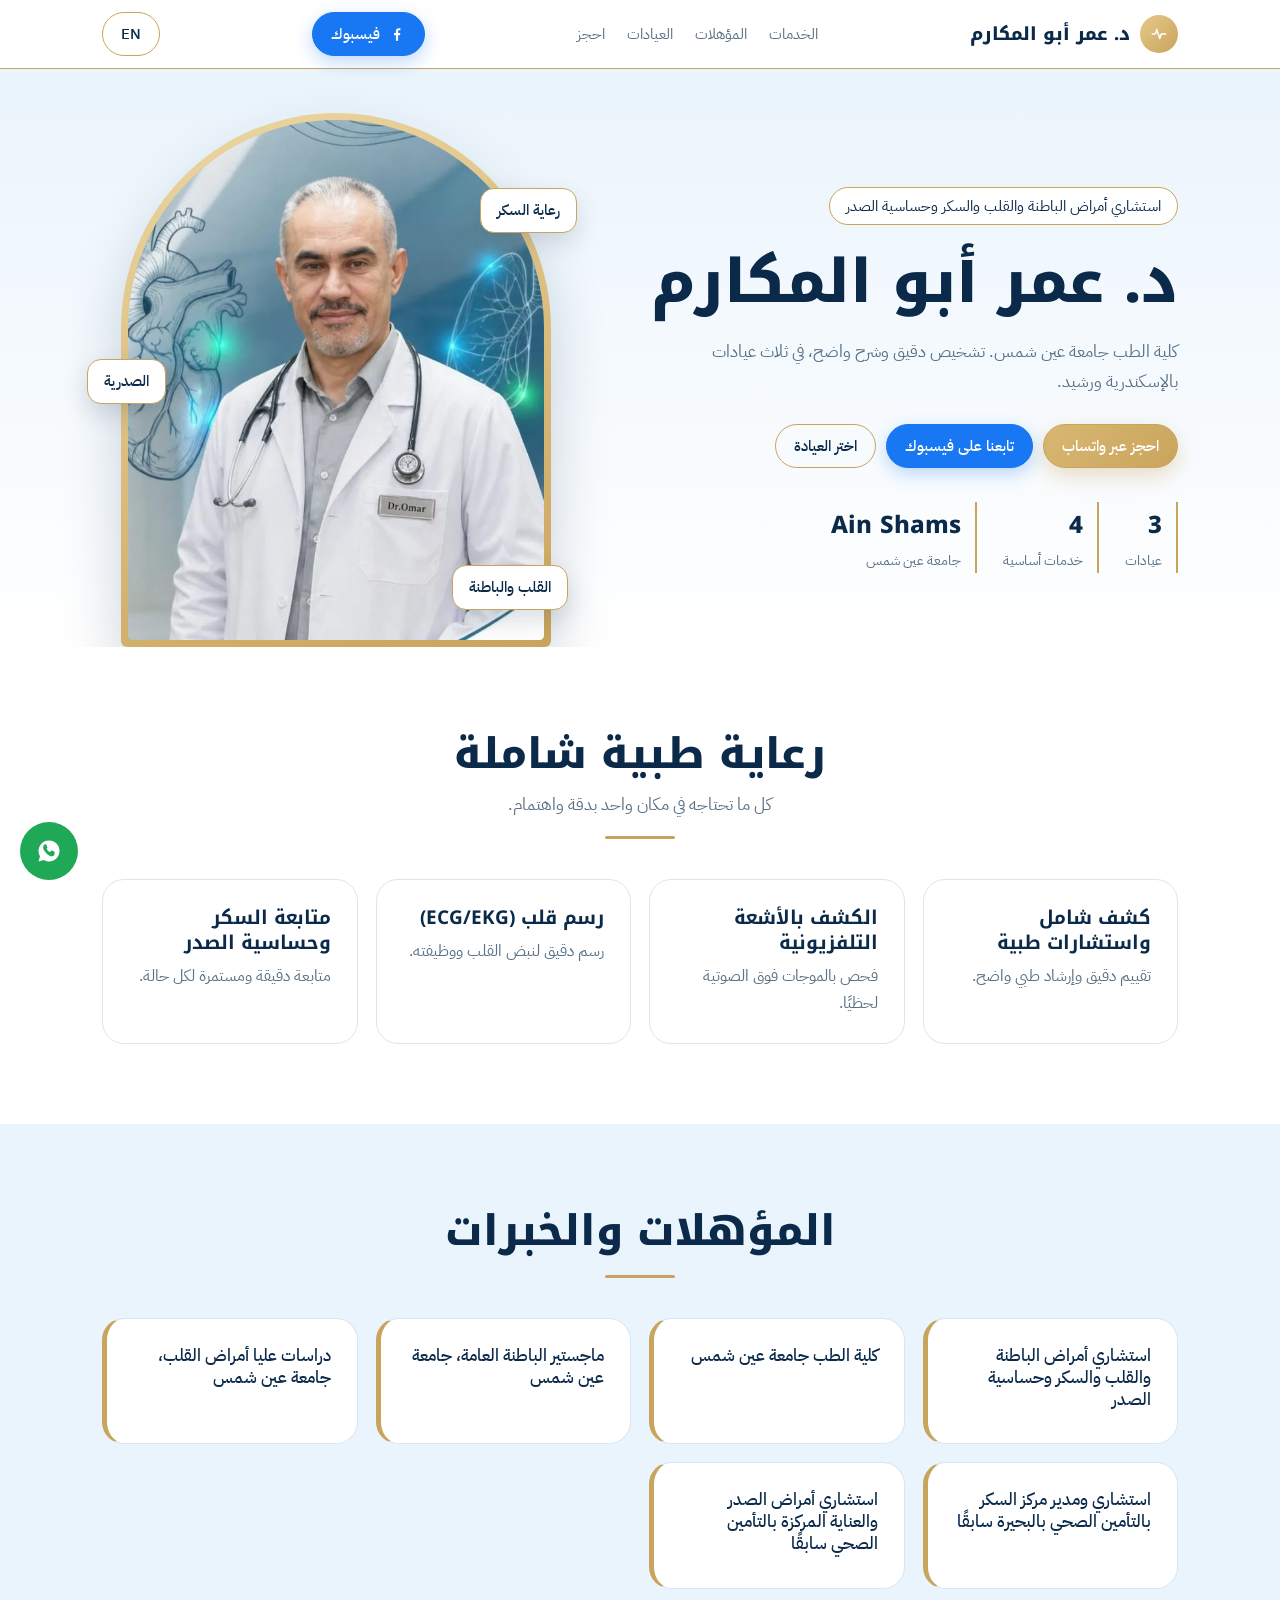
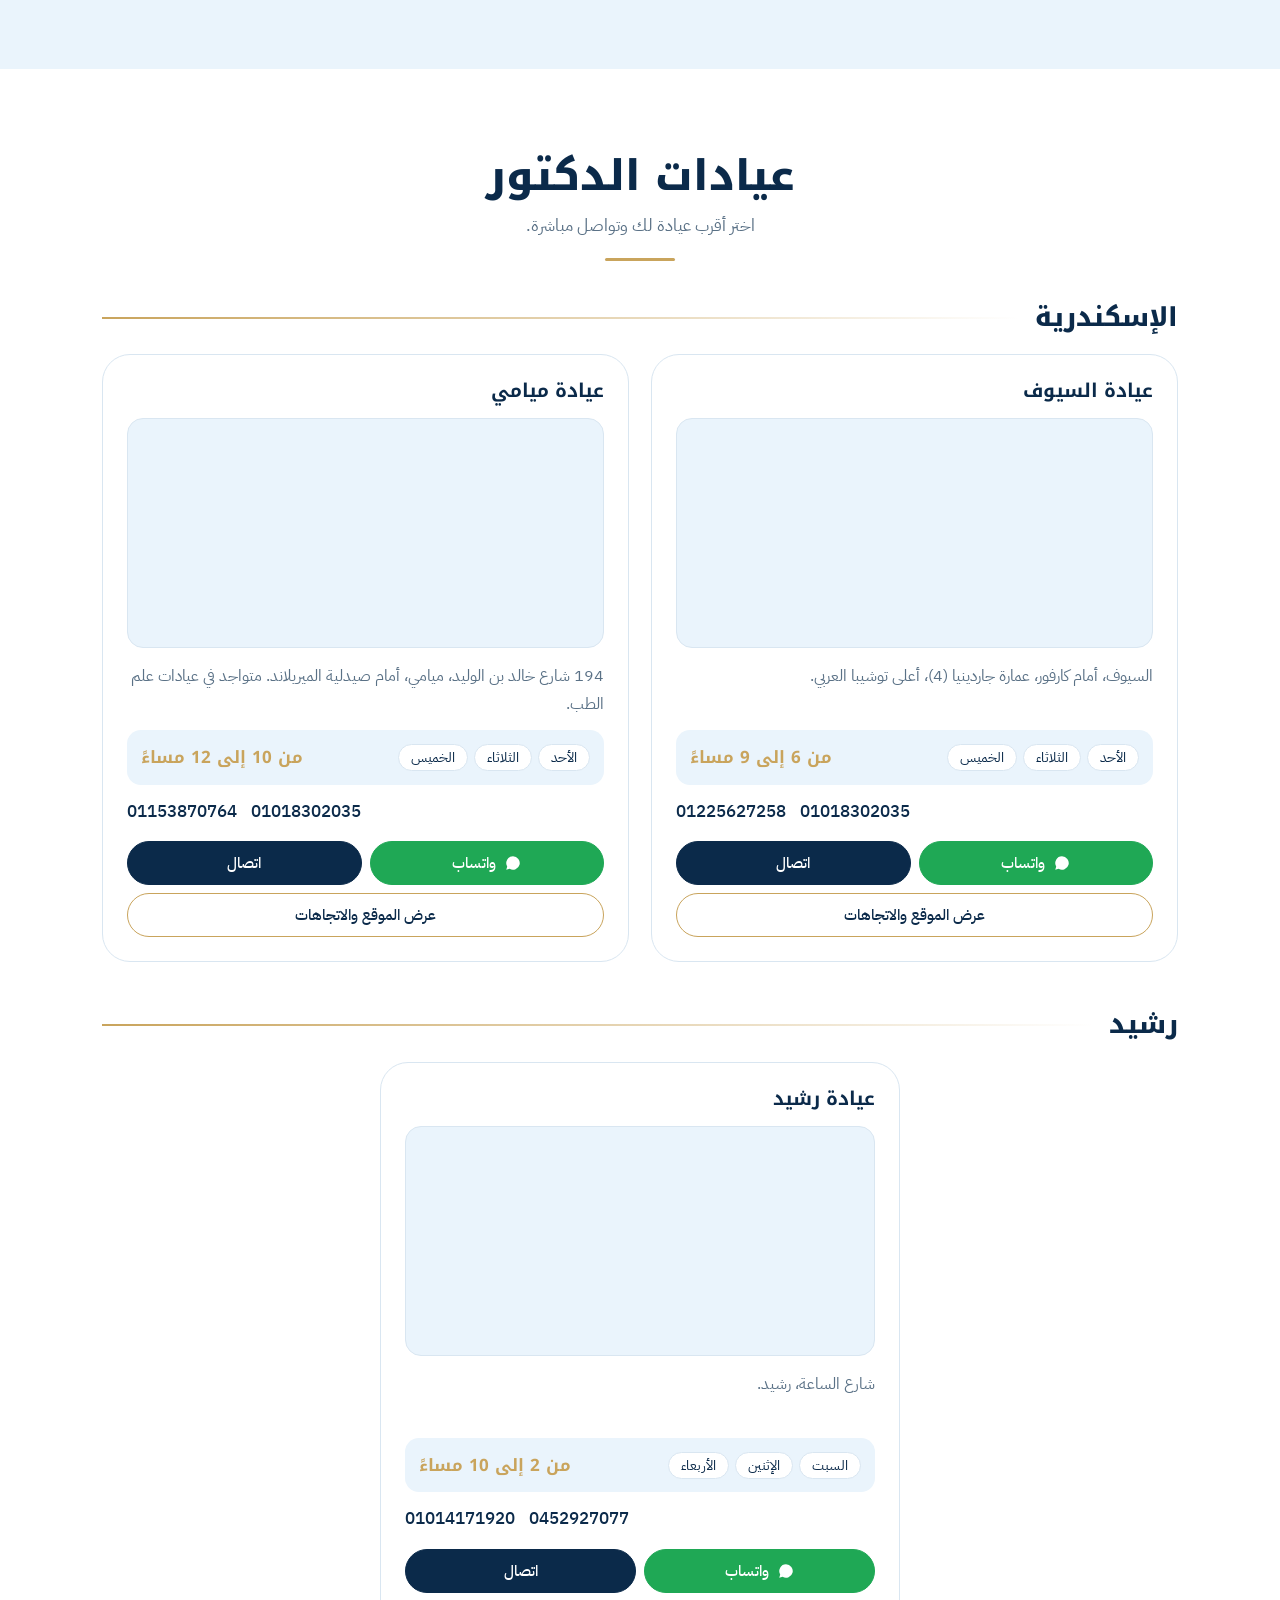
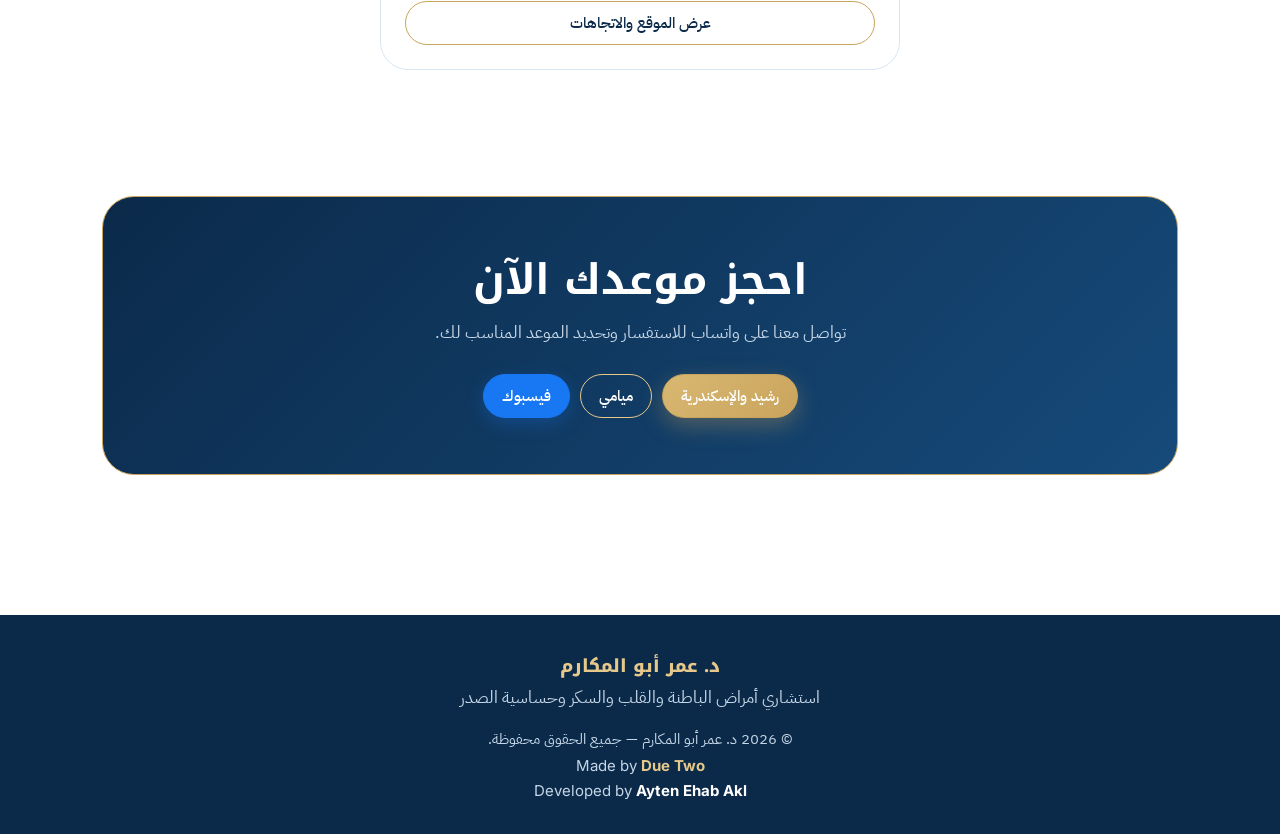
<file: index.html>
<!DOCTYPE html>
<html lang="ar" dir="rtl">
<head>
  <meta charset="UTF-8">
  <meta name="viewport" content="width=device-width, initial-scale=1, viewport-fit=cover">
  <meta name="theme-color" content="#ffffff">
  <meta name="description" content="الموقع الرسمي للدكتور عمر محمد أبو المكارم، استشاري أمراض الباطنة والقلب والسكر وحساسية الصدر. تعرّف على الخدمات ومواقع العيادات واحجز موعدك.">

  <title>د. عمر أبو المكارم | Dr. Omar Abu Al-Makarem</title>

  <link rel="preconnect" href="https://fonts.googleapis.com">
  <link rel="preconnect" href="https://fonts.gstatic.com" crossorigin>

  <link href="https://fonts.googleapis.com/css2?family=Noto+Kufi+Arabic:wght@500;800&family=IBM+Plex+Sans+Arabic:wght@400;500&family=Playfair+Display:wght@700&family=Inter:wght@400;500&display=swap" rel="stylesheet">

  <link rel="stylesheet" href="./style.css">

  <style>
    /* حماية إضافية للصورة والتخطيط */
    *, *::before, *::after {
      box-sizing: border-box;
    }

    html {
      width: 100%;
      max-width: 100%;
      scroll-behavior: smooth;
      scroll-padding-top: 85px;
    }

    body {
      width: 100%;
      max-width: 100%;
      min-width: 0;
      margin: 0;
      overflow-x: clip;
    }

    img, svg, iframe {
      max-width: 100%;
    }

    .wrap {
      width: 100%;
      min-width: 0;
    }

    .photo {
      width: min(100%, 430px);
      min-width: 0;
    }

    .arch {
      width: 100%;
      overflow: hidden;
    }

    .arch img {
      display: block;
      width: 100%;
      height: auto;
      aspect-ratio: 4 / 5;
      object-fit: cover;
      object-position: center 20%;
    }

    .hero .wrap > div {
      min-width: 0;
    }

    .pill {
      max-width: 100%;
      min-height: 44px;
    }

    .cl, .grid, .clinic {
      min-width: 0;
    }

    .clinic {
      overflow-wrap: anywhere;
    }

    .map {
      width: 100%;
      min-width: 0;
    }

    .map iframe {
      display: block;
      width: 100%;
      height: 230px;
      border: 0;
    }

    @media (max-width: 820px) {
      .hero .wrap {
        grid-template-columns: minmax(0, 1fr);
        gap: 24px;
      }

      .hero .wrap > div:first-child {
        text-align: center;
      }

      .hero .btns,
      .hero .stats {
        justify-content: center;
      }

      .hero p.lead {
        margin-inline: auto;
      }

      .photo {
        order: -1;
        width: min(68%, 290px);
        margin-inline: auto;
      }

      .cl {
        grid-template-columns: minmax(0, 1fr);
      }

      .cl.one {
        grid-template-columns: minmax(0, 1fr);
      }
    }

    @media (max-width: 480px) {
      .wrap {
        padding-inline: 14px;
      }

      .nav .wrap {
        gap: 6px;
      }

      .logo {
        gap: 6px;
        font-size: clamp(12px, 3.5vw, 16px);
      }

      .logo i {
        width: 32px;
        height: 32px;
        flex-shrink: 0;
      }

      .tools {
        gap: 5px;
        flex-shrink: 0;
      }

      .tools .pill {
        padding: 7px 10px;
        font-size: 12px;
      }

      .photo {
        width: min(62%, 225px);
        max-width: 225px;
      }

      .arch {
        padding: 5px;
        border-radius: 999px 999px 20px 20px;
      }

      .arch img {
        aspect-ratio: 4 / 5;
        border-radius: 999px 999px 16px 16px;
        object-position: center 18%;
      }

      .hero h1 {
        font-size: clamp(29px, 8vw, 36px);
        overflow-wrap: anywhere;
      }

      .hero .btns .pill,
      .book .btns .pill {
        justify-content: center;
        padding: 9px 11px;
        font-size: 12px;
      }

      .grid,
      .cl,
      .cl.one {
        grid-template-columns: minmax(0, 1fr);
      }

      .act .pill {
        min-width: 0;
        padding-inline: 8px;
        white-space: normal;
        overflow-wrap: anywhere;
      }

      .map iframe {
        height: 210px;
      }

      .book {
        padding: 34px 16px;
      }

      .float {
        width: 52px;
        height: 52px;
      }
    }

    @media (prefers-reduced-motion: reduce) {
      html {
        scroll-behavior: auto;
      }
    }
  </style>
</head>

<body>

<!-- Header -->
<header class="nav">
  <div class="wrap">

    <div class="logo">
      <i aria-hidden="true">
        <svg class="i" viewBox="0 0 24 24">
          <path d="M3 12h4l2-6 4 12 2-6h6"
            fill="none" stroke="#fff" stroke-width="2"
            stroke-linecap="round" stroke-linejoin="round"/>
        </svg>
      </i>
      <span data-k="brand"></span>
    </div>

    <nav class="links" aria-label="Main navigation">
      <a href="#services" data-k="n1"></a>
      <a href="#about" data-k="n2"></a>
      <a href="#clinics" data-k="n3"></a>
      <a href="#book" data-k="n4"></a>
    </nav>

    <div class="tools">
      <a class="pill fb"
         href="https://www.facebook.com/share/1GX8bDDPgK/"
         target="_blank"
         rel="noopener noreferrer">
        <svg class="i" viewBox="0 0 24 24" aria-hidden="true">
          <path d="M13.5 21v-7.5H16l.5-3h-3V8.6c0-.9.3-1.5 1.6-1.5h1.5V4.4c-.3 0-1.2-.2-2.2-.2-2.2 0-3.9 1.3-3.9 3.8v2.5H8v3h2.5V21h3z"/>
        </svg>
        <span data-k="fb"></span>
      </a>
    </div>

    <button class="pill" id="lang" type="button"
            aria-label="Change language">
      EN
    </button>

  </div>
</header>

<main>

  <!-- Hero -->
  <div class="hero">
    <div class="wrap">

      <div>
        <span class="tag" data-k="role"></span>

        <h1 data-k="name"></h1>

        <p class="lead" data-k="lead"></p>

        <div class="btns">
          <a class="pill gold"
             href="https://wa.me/201096082520"
             target="_blank"
             rel="noopener noreferrer"
             data-k="wa"></a>

          <a class="pill fb"
             href="https://www.facebook.com/share/1GX8bDDPgK/"
             target="_blank"
             rel="noopener noreferrer"
             data-k="fb2"></a>

          <a class="pill" href="#clinics" data-k="pick"></a>
        </div>

        <div class="stats">
          <div>
            <b>3</b>
            <span data-k="s1"></span>
          </div>

          <div>
            <b>4</b>
            <span data-k="s2"></span>
          </div>

          <div>
            <b data-k="s3b"></b>
            <span data-k="s3"></span>
          </div>
        </div>
      </div>

<!-- Doctor photo -->
<div class="photo">
  <div class="arch">
    <img
      src="./doctor1.jpg"
      alt="د. عمر محمد أبو المكارم"
      width="800"
      height="1000"
      fetchpriority="high"
      decoding="async"
    >
  </div>
  <span class="chip c1" data-k="c1"></span>
  <span class="chip c2" data-k="c2"></span>
  <span class="chip c3" data-k="c3"></span>
</div>

      </div>
    </div>

    <!-- Services -->
    <section id="services">     
      <div class="wrap">
        <div class="hd rv">
          <h2 data-k="h_s"></h2>
          <p data-k="p_s"></p>
        </div>

        <div class="grid" id="svc"></div>
      </div>
    </section>

    <!-- Credentials -->
    <section id="about" class="alt">
      <div class="wrap">
        <div class="hd rv">
          <h2 data-k="h_a"></h2>
        </div>

        <div class="grid" id="cred"></div>
      </div>
    </section>

    <!-- Clinics -->
    <section id="clinics">
      <div class="wrap">
        <div class="hd rv">
          <h2 data-k="h_c"></h2>
          <p data-k="p_c"></p>
        </div>

        <div id="cl"></div>
      </div>
    </section>

    <!-- Booking -->
    <section id="book" style="padding-top:0">
      <div class="wrap">
        <div class="book rv">

          <h2 data-k="h_b"
              style="font-size:clamp(28px,4vw,42px)"></h2>

          <p data-k="p_b"></p>

          <div class="btns">
            <a class="pill gold"
               href="https://wa.me/201096082520"
               target="_blank" rel="noopener noreferrer"
               data-k="b1"></a>

            <a class="pill"
               style="color:#fff;border-color:#e6c98a"
               href="https://wa.me/201011871948"
               target="_blank" rel="noopener noreferrer"
               data-k="b2"></a>
<a class="pill fb"
   href="https://www.facebook.com/share/1GX8bDDPgK/"
   target="_blank"
   rel="noopener noreferrer"
   data-k="fb"></a>
          </div>

        </div>
      </div>
    </section>

  </main>

  <!-- Footer -->
  <footer>
    <b data-k="brand"></b>
    <span data-k="role"></span>

    <p class="cp" data-k="copy"></p>

    <p>
      Made by
      <a href="https://aytenakl.github.io/Due_Two/"
         target="_blank" rel="noopener noreferrer">
        Due Two
      </a>
    </p>

    <p>
      Developed by <b>Ayten Ehab Akl</b>
    </p>
  </footer>

  <!-- Floating WhatsApp -->
  <a class="float"
     href="https://wa.me/201096082520"
     target="_blank" rel="noopener noreferrer"
     aria-label="WhatsApp">

    <svg viewBox="0 0 24 24" aria-hidden="true">
      <path d="M12 3a9 9 0 0 0-7.7 13.6L3 21l4.5-1.2A9 9 0 1 0 12 3zm4.6 12.3c-.2.6-1.2 1.1-1.7 1.2-.4.1-1 .1-1.6-.1-3-1.2-4.9-4.2-5.1-4.4-.1-.2-1.2-1.6-1.2-3s.7-2.1 1-2.4c.2-.3.5-.3.7-.3h.5c.2 0 .4 0 .6.5l.8 1.9c.1.2.1.4 0 .6l-.4.6c-.1.2-.3.3-.1.6.6 1 1.4 1.8 2.4 2.3.3.1.4.1.6-.1l.8-1c.2-.2.4-.2.6-.1l1.8.9c.3.1.4.2.5.4.1.2.1.7-.1 1.3z"/>
    </svg>
  </a>

  <script src="./script.js"></script>

</body>
</html>
</file>
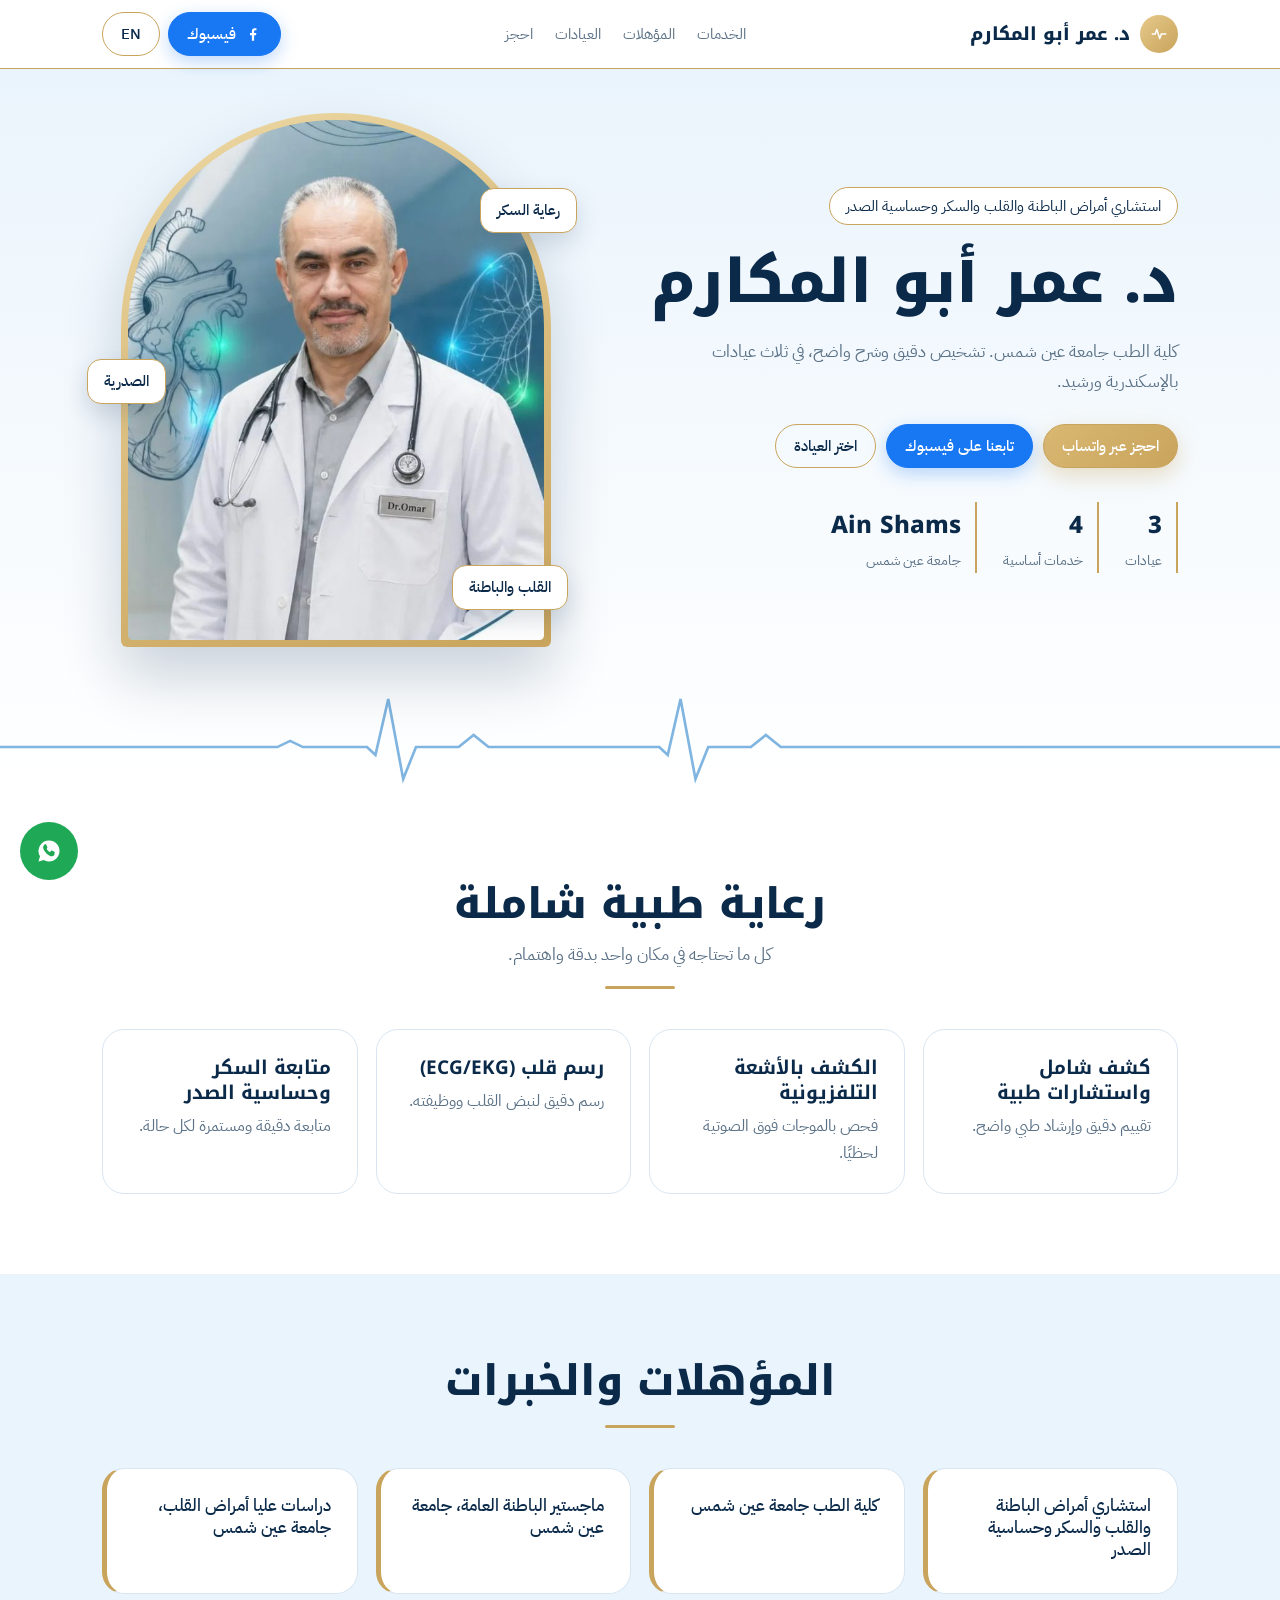
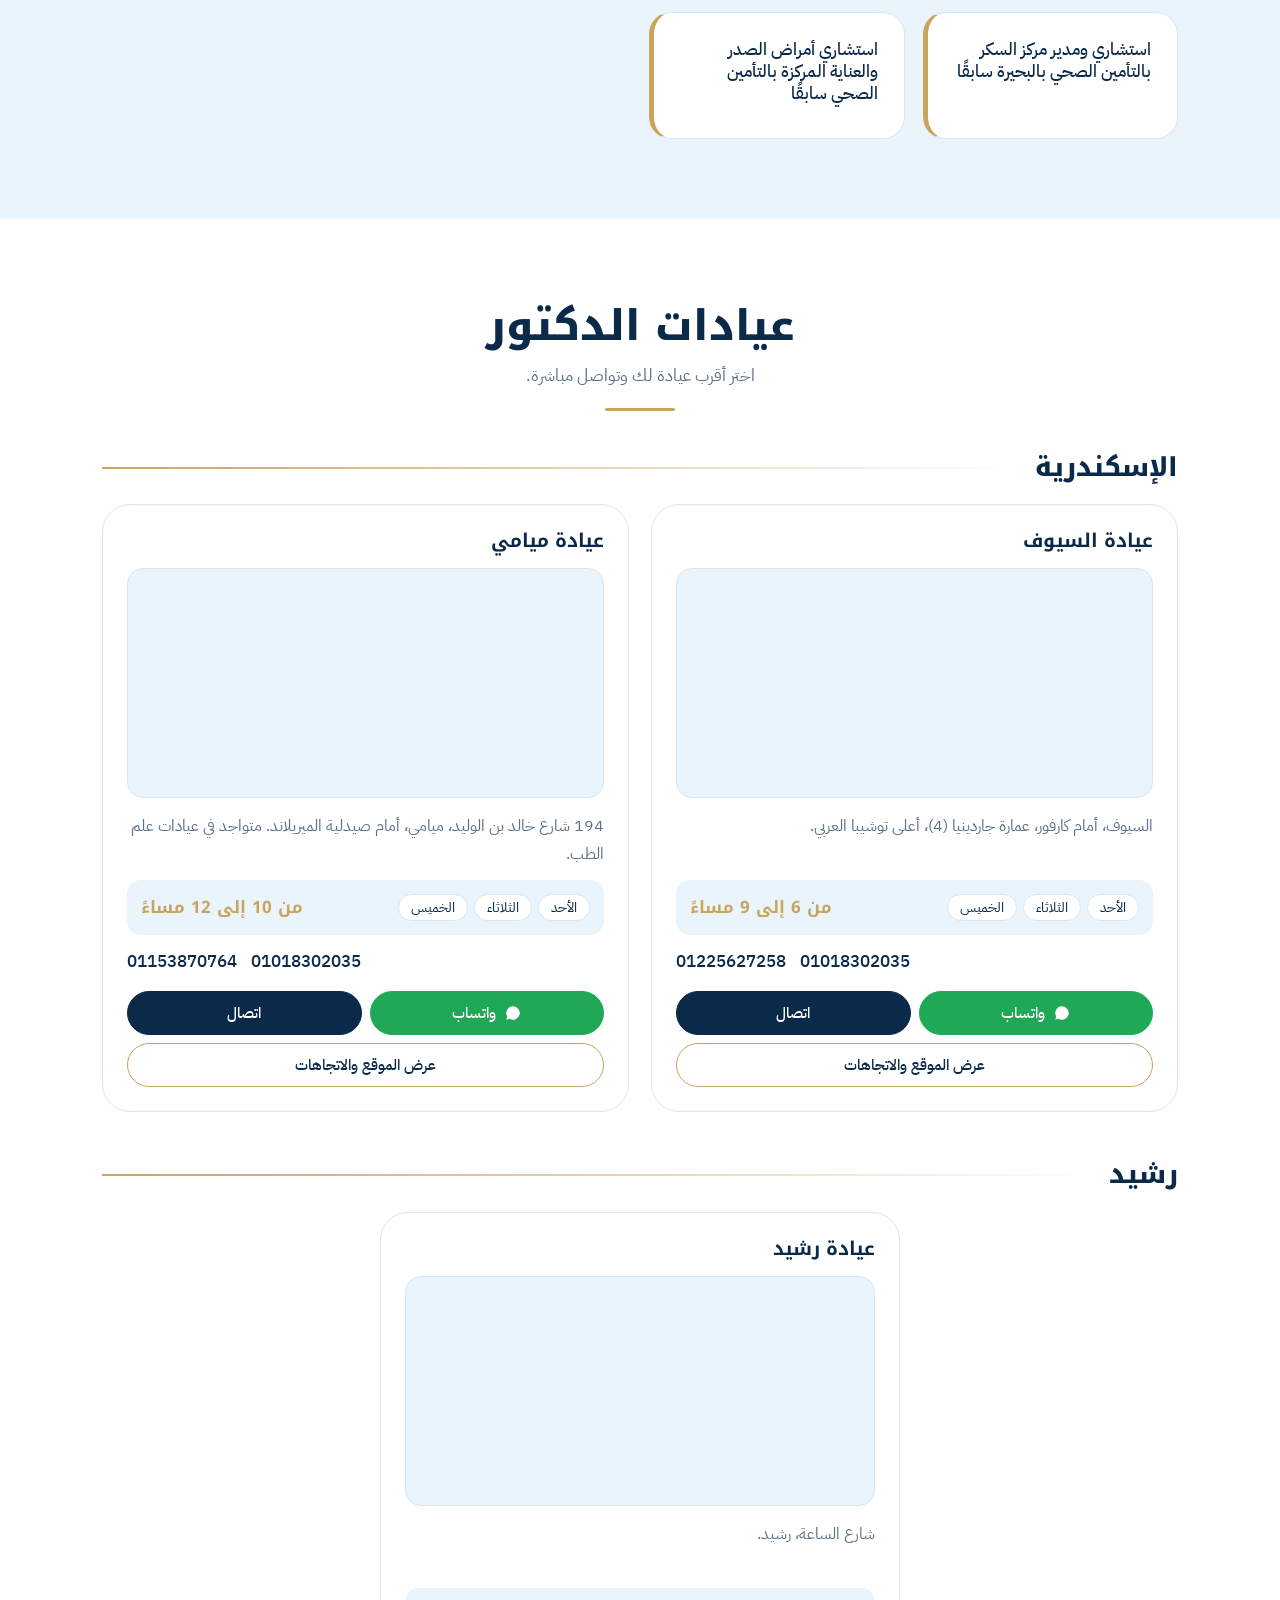
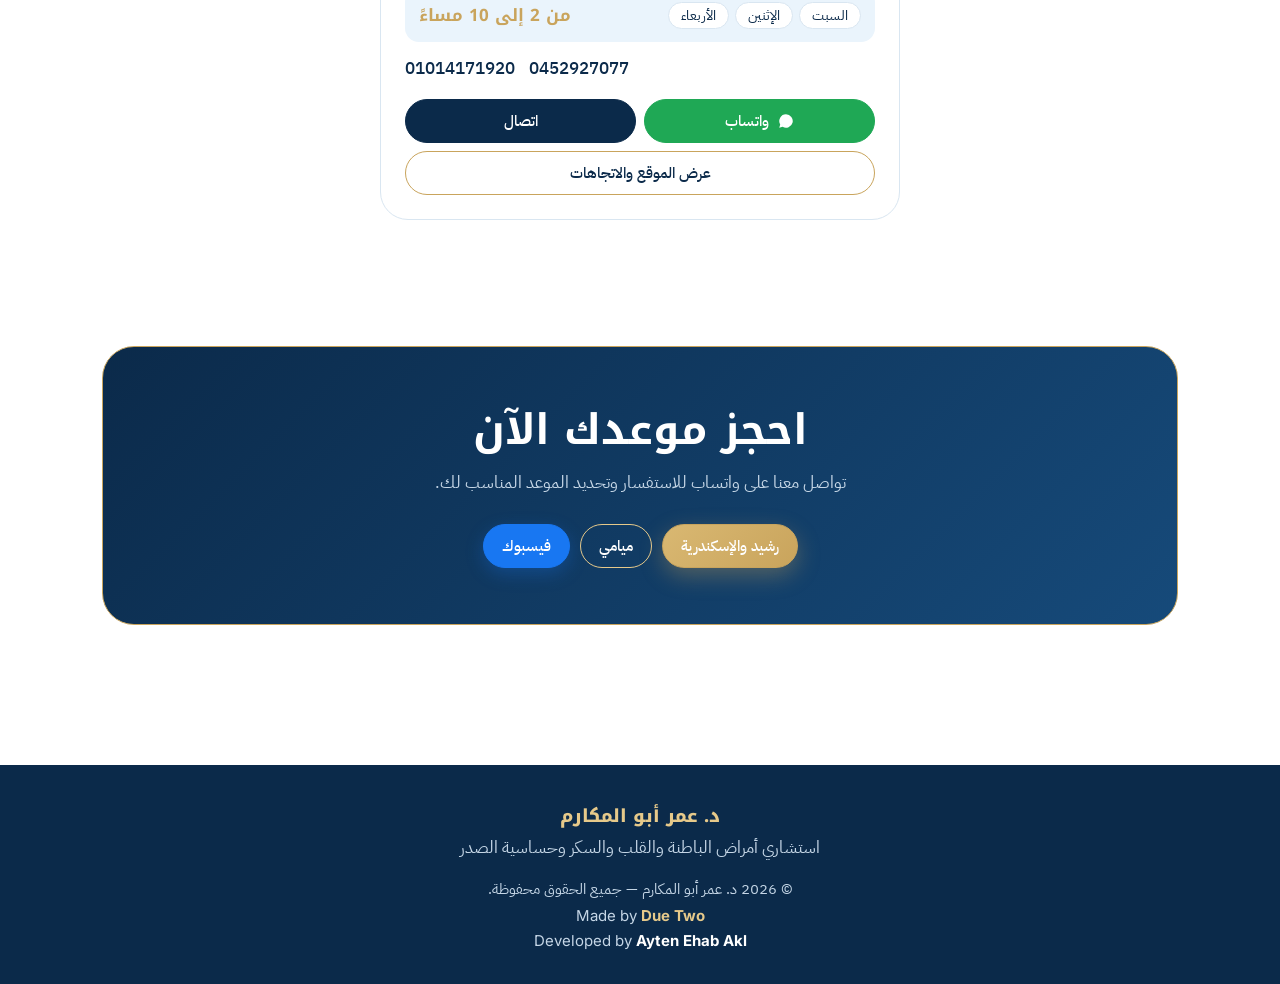
<file: index .html>
<!DOCTYPE html>
<html lang="ar" dir="rtl">
<head>
<meta charset="utf-8">
<meta name="viewport" content="width=device-width, initial-scale=1, viewport-fit=cover">
<title>د. عمر أبو المكارم | Dr. Omar Abu Al-Makarem</title>
<link href="https://fonts.googleapis.com/css2?family=Noto+Kufi+Arabic:wght@500;800&family=IBM+Plex+Sans+Arabic:wght@400;500&family=Playfair+Display:wght@700&family=Inter:wght@400;500&display=swap" rel="stylesheet">
<link rel="stylesheet" href="style.css">
</head>
<body>
<header class="nav"><div class="wrap">
<div class="logo"><i><svg class="i" viewBox="0 0 24 24"><path d="M3 12h4l2-6 4 12 2-6h6" fill="none" stroke="#fff" stroke-width="2" stroke-linecap="round" stroke-linejoin="round"/></svg></i><span data-k="brand"></span></div>
<nav class="links"><a href="#services" data-k="n1"></a><a href="#about" data-k="n2"></a><a href="#clinics" data-k="n3"></a><a href="#book" data-k="n4"></a></nav>
<div class="tools"><a class="pill fb" href="FB" target="_blank" rel="noopener"><svg class="i" viewBox="0 0 24 24"><path d="M13.5 21v-7.5h2.5l.5-3h-3V8.6c0-.9.3-1.5 1.6-1.5h1.5V4.4c-.3 0-1.2-.2-2.2-.2-2.200 0-3.900 1.300-3.900 3.800v2.500H8v3h2.500V21h3z"/></svg><span data-k="fb"></span></a><button class="pill" id="lang" type="button">EN</button></div>
</div></header>

<main>
<div class="hero"><div class="wrap">
<div>
<span class="tag" data-k="role"></span>
<h1 data-k="name"></h1>
<p class="lead" data-k="lead"></p>
<div class="btns"><a class="pill gold" href="https://wa.me/201096082520" data-k="wa"></a><a class="pill fb" href="FB" target="_blank" rel="noopener" data-k="fb2"></a><a class="pill" href="#clinics" data-k="pick"></a></div>
<div class="stats"><div><b>3</b><span data-k="s1"></span></div><div><b>4</b><span data-k="s2"></span></div><div><b data-k="s3b"></b><span data-k="s3"></span></div></div>
</div>
<div class="photo"><div class="arch"><img src="doctor1.jpg" alt="Dr. Omar Abu Al-Makarem" width="1000" height="800"></div>
<span class="chip c1" data-k="c1"></span><span class="chip c2" data-k="c2"></span><span class="chip c3" data-k="c3"></span></div>
</div>
<svg class="ecg" viewBox="0 0 1200 120" preserveAspectRatio="none" aria-hidden="true"><path d="M0 70H260l12-6 12 6h60l8 8 12-56 14 80 12-32h40l14-12 14 12h160l8 8 12-56 14 80 12-32h40l14-12 14 12H1200"/></svg>
</div>

<section id="services"><div class="wrap"><div class="hd rv"><h2 data-k="h_s"></h2><p data-k="p_s"></p></div><div class="grid" id="svc"></div></div></section>
<section id="about" class="alt"><div class="wrap"><div class="hd rv"><h2 data-k="h_a"></h2></div><div class="grid" id="cred"></div></div></section>
<section id="clinics"><div class="wrap"><div class="hd rv"><h2 data-k="h_c"></h2><p data-k="p_c"></p></div><div id="cl"></div></div></section>
<section id="book" style="padding-top:0"><div class="wrap"><div class="book rv"><h2 data-k="h_b" style="font-size:clamp(28px,4vw,42px)"></h2><p data-k="p_b"></p><div class="btns"><a class="pill gold" href="https://wa.me/201096082520" data-k="b1"></a><a class="pill" style="color:#fff;border-color:#e6c98a" href="https://wa.me/201011871948" data-k="b2"></a><a class="pill fb" href="FB" target="_blank" rel="noopener" data-k="fb"></a></div></div></div></section>
</main>
<footer><b data-k="brand"></b><span data-k="role"></span><p class="cp" data-k="copy"></p><p>Made by <a href="https://aytenakl.github.io/Due_Two/" target="_blank" rel="noopener">Due Two</a></p><p>Developed by <b>Ayten Ehab Akl</b></p></footer>
<a class="float" href="https://wa.me/201096082520" aria-label="WhatsApp"><svg viewBox="0 0 24 24"><path d="M12 3a9 9 0 0 0-7.700 13.600L3 21l4.500-1.200A9 9 0 1 0 12 3zm4.600 12.300c-.2.600-1.200 1.100-1.700 1.200-.4.100-1 .1-1.600-.1-3-1.200-4.900-4.200-5.100-4.400-.1-.2-1.200-1.600-1.200-3s.7-2.100 1-2.400c.2-.3.500-.3.700-.3h.5c.2 0 .4 0 .6.500l.8 1.900c.1.200.1.400 0 .6l-.4.600c-.1.200-.3.300-.1.600.6 1 1.400 1.800 2.400 2.300.3.100.4.100.6-.1l.8-1c.2-.2.400-.2.600-.1l1.800.9c.3.100.4.200.5.400.1.200.1.700-.1 1.300z"/></svg></a>

<script src="script.js"></script>
</body>
</html>
</file>
<file: style.css>
:root{--bg:#fff;--sky:#eaf4fc;--navy:#0b2a4a;--gold:#c9a45c;--text:#0b2a4a;--mute:#5a7186;--line:#d9e6f1;--card:#fff;--fb:#1877f2;--wa:#1fa855;
--hf:"Noto Kufi Arabic",Tahoma,sans-serif;--bf:"IBM Plex Sans Arabic",Tahoma,sans-serif;
box-sizing:border-box;padding-top:env(safe-area-inset-top,0px);padding-bottom:env(safe-area-inset-bottom,0px);color-scheme:light}
@media (prefers-color-scheme:dark){:root:not([data-theme="light"]){--bg:#08182a;--sky:#0c2238;--text:#e8f0f7;--mute:#9db3c6;--line:#1b3a57;--card:#0f2a44;color-scheme:dark}}
:root[data-theme="dark"]{--bg:#08182a;--sky:#0c2238;--text:#e8f0f7;--mute:#9db3c6;--line:#1b3a57;--card:#0f2a44;color-scheme:dark}
:root[lang="en"]{--hf:"Playfair Display",Georgia,serif;--bf:"Inter",Arial,sans-serif}
html{scroll-behavior:smooth}*,*::before,*::after{box-sizing:border-box}
body{margin:0;background:var(--bg);color:var(--text);font:400 17px/1.8 var(--bf)}
h1,h2,h3{font-family:var(--hf);margin:0;line-height:1.3}a{color:inherit}
:focus-visible{outline:3px solid var(--gold);outline-offset:3px}
.wrap{max-width:1120px;margin:0 auto;padding:0 22px}
svg.i{width:18px;height:18px;fill:currentColor;flex:none}
header.nav{position:sticky;top:env(safe-area-inset-top,0px);z-index:20;background:color-mix(in srgb,var(--bg) 92%,transparent);backdrop-filter:blur(10px);border-bottom:1px solid var(--gold)}
.nav .wrap{display:flex;align-items:center;justify-content:space-between;gap:10px;height:68px}
.logo{display:flex;align-items:center;gap:10px;font:800 18px var(--hf)}
.logo i{width:38px;height:38px;border-radius:50%;background:linear-gradient(135deg,#e6c98a,var(--gold));display:grid;place-items:center;color:#fff}
.links{display:flex;gap:22px;font-size:15px;color:var(--mute)}.links a{text-decoration:none}.links a:hover{color:var(--text)}
.tools{display:flex;gap:8px;align-items:center}
.pill{display:inline-flex;align-items:center;gap:8px;border-radius:999px;padding:9px 18px;font:500 15px var(--bf);text-decoration:none;border:1.5px solid var(--gold);background:transparent;color:var(--text);cursor:pointer}
.pill.fb{background:var(--fb);border-color:var(--fb);color:#fff;box-shadow:0 6px 18px rgba(24,119,242,.28)}
.pill.gold{background:linear-gradient(135deg,#d9b872,var(--gold));border-color:var(--gold);color:#fff;box-shadow:0 8px 22px rgba(201,164,92,.35)}
.pill.wa{background:var(--wa);border-color:var(--wa);color:#fff}
.pill.navy{background:var(--navy);border-color:var(--navy);color:#fff}
.hero{background:linear-gradient(180deg,var(--sky),var(--bg));position:relative;overflow:hidden;padding:44px 0 0}
.hero .wrap{display:grid;grid-template-columns:1.1fr .9fr;gap:36px;align-items:center}
.tag{display:inline-block;border:1px solid var(--gold);border-radius:999px;padding:5px 16px;font-size:14.5px;background:var(--card);margin-bottom:18px}
.hero h1{font-size:clamp(34px,5.4vw,60px);font-weight:800;color:var(--navy)}
:root[data-theme="dark"] .hero h1{color:var(--text)}
@media (prefers-color-scheme:dark){:root:not([data-theme="light"]) .hero h1{color:var(--text)}}
.hero p.lead{color:var(--mute);max-width:30em;margin:16px 0 26px}
.btns{display:flex;gap:10px;flex-wrap:wrap}
.stats{display:flex;gap:26px;margin:34px 0 0}
.stats div{border-inline-start:2px solid var(--gold);padding-inline-start:14px;font-size:14px;color:var(--mute)}
.stats b{display:block;font:800 24px var(--hf);color:var(--text)}
.photo{position:relative;justify-self:center;width:min(100%,430px)}
.arch{border-radius:999px 999px 28px 28px;padding:7px;background:linear-gradient(160deg,#ecd7a2,var(--gold));box-shadow:0 30px 60px rgba(11,42,74,.2)}
.arch img{display:block;width:100%;aspect-ratio:1/1.12;object-fit:cover;object-position:50% 20%;border-radius:999px 999px 22px 22px}
.chip{position:absolute;background:var(--card);border:1px solid var(--gold);border-radius:14px;padding:8px 16px;font-weight:500;font-size:15px;box-shadow:0 10px 24px rgba(11,42,74,.15)}
.c1{top:14%;inset-inline-start:-6%}.c2{top:46%;inset-inline-end:-8%}.c3{bottom:7%;inset-inline-start:-4%}
.ecg{display:block;width:100%;height:120px;margin-top:30px}
.ecg path{fill:none;stroke:#7fb5e0;stroke-width:2.5;stroke-dasharray:2400;stroke-dashoffset:2400;animation:dr 3.4s ease-out forwards}
@keyframes dr{to{stroke-dashoffset:0}}
section{padding:80px 0}section.alt{background:var(--sky)}
.hd{text-align:center;margin-bottom:40px}.hd h2{font-size:clamp(28px,4vw,42px);font-weight:800}
.hd p{color:var(--mute);margin:8px 0 0}.hd::after{content:"";display:block;width:70px;height:3px;background:var(--gold);margin:16px auto 0;border-radius:3px}
.grid{display:grid;gap:18px;grid-template-columns:repeat(auto-fit,minmax(240px,1fr))}
.card{background:var(--card);border:1px solid var(--line);border-radius:22px;padding:26px;transition:transform .45s cubic-bezier(.22,1,.36,1),box-shadow .45s cubic-bezier(.22,1,.36,1),opacity .9s cubic-bezier(.22,1,.36,1)}
.card:hover{transform:translateY(-6px);box-shadow:0 20px 40px rgba(11,42,74,.12)}
.card h3{font-size:19px;margin-bottom:6px}.card p{margin:0;color:var(--mute);font-size:15.5px}
.cred{border-inline-end:5px solid var(--gold)}.cred h3{font-size:17px;font-weight:500;font-family:var(--bf)}
.grp{display:flex;align-items:center;gap:16px;margin:0 0 20px}.grp h3{font-size:26px;font-weight:800}.grp::after{content:"";flex:1;height:2px;background:linear-gradient(90deg,var(--gold),transparent)}
.cl{display:grid;gap:22px;grid-template-columns:repeat(auto-fit,minmax(300px,1fr));margin-bottom:46px}
.cl.one{grid-template-columns:minmax(300px,520px);justify-content:center}
.clinic{padding:24px;border-radius:28px}
.map{display:block;border-radius:16px;overflow:hidden;margin:14px 0}.map svg{display:block;width:100%;height:auto}
.addr{color:var(--mute);font-size:15.5px;min-height:56px}
.sched{display:flex;flex-wrap:wrap;gap:8px;align-items:center;justify-content:space-between;background:var(--sky);border-radius:14px;padding:12px 14px;margin:12px 0}
.days{display:flex;gap:6px;flex-wrap:wrap}.days span{background:var(--card);border:1px solid var(--line);border-radius:999px;padding:0 12px;font-size:14px}
.sched b{font-family:var(--hf);color:var(--gold)}
.tel{display:flex;gap:14px;flex-wrap:wrap;font-weight:500;direction:ltr;margin-bottom:14px}.tel a{text-decoration:none}
.act{display:grid;grid-template-columns:1fr 1fr;gap:8px}.act .pill{justify-content:center}.act .full{grid-column:1/-1}
.book{background:linear-gradient(135deg,#0b2a4a,#164a7a);color:#fff;border-radius:32px;padding:56px 24px;text-align:center;border:1px solid var(--gold)}
.book p{color:#c5d6e6;max-width:30em;margin:10px auto 26px}.book .btns{justify-content:center}
footer{background:#0b2a4a;color:#c5d6e6;text-align:center;padding:34px 22px calc(34px + env(safe-area-inset-bottom,0px));margin-top:60px}
footer b{display:block;color:#e6c98a;font:800 18px var(--hf)}footer small{display:block;margin-top:12px;opacity:.8}footer a{color:#e6c98a;font-weight:700;text-decoration:none}footer a:hover{text-decoration:underline}footer p{margin:6px 0 0;font:400 15px "Inter",Arial,sans-serif;direction:ltr}footer p b{display:inline;font:700 15px "Inter",Arial,sans-serif;color:#fff}footer .cp{font-family:var(--bf);direction:inherit;margin-top:14px}
.float{position:fixed;inset-inline-end:20px;bottom:calc(20px + env(safe-area-inset-bottom,0px));width:58px;height:58px;border-radius:50%;background:var(--wa);color:#fff;display:grid;place-items:center;z-index:30;animation:pu 2.4s infinite}
.float svg{width:28px;height:28px;fill:#fff}
@keyframes pu{0%{box-shadow:0 0 0 0 rgba(31,168,85,.5)}70%{box-shadow:0 0 0 16px rgba(31,168,85,0)}100%{box-shadow:0 0 0 0 rgba(31,168,85,0)}}
.rv{opacity:0;transform:translateY(28px);transition:opacity .9s cubic-bezier(.22,1,.36,1),transform .9s cubic-bezier(.22,1,.36,1)}.rv.on{opacity:1;transform:none}
@media (prefers-reduced-motion:reduce){.rv{opacity:1;transform:none;transition:none}.ecg path{animation:none;stroke-dashoffset:0}.float{animation:none}}
@media (max-width:820px){.hero .wrap{grid-template-columns:1fr}.links{display:none}.photo{order:-1;width:min(86%,380px)}.c1{inset-inline-start:-2%}.c2{inset-inline-end:-2%}.pill{padding:9px 14px}}

/* ---- smooth motion ---- */
.pill{transition:transform .35s cubic-bezier(.22,1,.36,1),box-shadow .35s,background-color .3s,color .3s}
.pill:hover{transform:translateY(-3px)}
.pill:active{transform:translateY(0) scale(.98)}
header.nav{transition:box-shadow .4s ease}
header.nav.scrolled{box-shadow:0 10px 30px rgba(11,42,74,.12)}
.arch{will-change:transform;transition:transform .12s linear}
.chip{animation:fl 5.5s ease-in-out infinite}
.c2{animation-delay:-1.8s}.c3{animation-delay:-3.6s}
@keyframes fl{0%,100%{transform:translateY(0)}50%{transform:translateY(-9px)}}
.map svg{transition:transform .7s cubic-bezier(.22,1,.36,1)}
.map:hover svg{transform:scale(1.05)}
@media (prefers-reduced-motion:reduce){.chip{animation:none}.map svg,.arch{transition:none}}

/* ===== Responsive fixes for Dr. Omar's website ===== */

/* Prevent horizontal overflow */
html {
  width: 100%;
  overflow-x: clip;
  scroll-padding-top: 80px;
}

body {
  width: 100%;
  min-width: 0;
  overflow-x: clip;
}

img,
iframe {
  max-width: 100%;
}

.wrap {
  width: 100%;
  min-width: 0;
}

/* Doctor photo */
.photo {
  width: min(100%, 430px);
  min-width: 0;
}

.arch {
  width: 100%;
  overflow: hidden;
}

.arch img {
  width: 100%;
  height: auto;
  aspect-ratio: 4 / 5;
  object-fit: cover;
  object-position: center 20%;
}

/* Real Google Maps */
.map {
  width: 100%;
  height: 230px;
  background: var(--sky);
  border: 1px solid var(--line);
  border-radius: 16px;
  overflow: hidden;
  isolation: isolate;
}

.map iframe {
  display: block;
  width: 100%;
  height: 100%;
  min-height: 230px;
  border: 0;
}

/* Cards and clinic layout */
.cl,
.grid {
  min-width: 0;
}

.clinic {
  min-width: 0;
  overflow-wrap: anywhere;
}

.tel {
  flex-wrap: wrap;
  row-gap: 6px;
}

.act .pill {
  min-width: 0;
  padding-inline: 10px;
  white-space: normal;
  text-align: center;
}

.pill {
  max-width: 100%;
  min-height: 44px;
}

/* Tablet */
@media (max-width: 820px) {
  .wrap {
    padding-inline: 18px;
  }

  .nav .wrap {
    height: auto;
    min-height: 68px;
    gap: 8px;
  }

  .links {
    display: none;
  }

  .hero {
    padding-top: 28px;
  }

  .hero .wrap {
    grid-template-columns: minmax(0, 1fr);
    gap: 26px;
  }

  .hero .wrap > div:first-child {
    width: 100%;
    min-width: 0;
    text-align: center;
  }

  .hero h1 {
    font-size: clamp(30px, 7vw, 44px);
    overflow-wrap: anywhere;
  }

  .hero p.lead {
    max-width: 34em;
    margin-inline: auto;
  }

  .hero .btns,
  .hero .stats {
    justify-content: center;
  }

  .photo {
    order: -1;
    width: min(68%, 290px);
    margin: 0 auto 8px;
  }

  .chip {
    font-size: 13px;
    padding: 7px 11px;
  }

  .c1 {
    inset-inline-start: -5%;
  }

  .c2 {
    inset-inline-end: -5%;
  }

  .ecg {
    height: 70px;
    margin-top: 20px;
  }

  section {
    padding-block: 58px;
  }

  .cl {
    grid-template-columns: repeat(2, minmax(0, 1fr));
    gap: 14px;
  }

  .cl.one {
    grid-template-columns: minmax(0, 1fr);
  }

  .clinic {
    padding: 18px;
  }

  .map {
    height: 210px;
  }

  .map iframe {
    min-height: 210px;
  }
}

/* Phones: including 400px and narrower */
@media (max-width: 480px) {
  .wrap {
    padding-inline: 14px;
  }

  .nav .wrap {
    min-height: 64px;
    gap: 6px;
  }

  .logo {
    gap: 6px;
    font-size: clamp(12px, 3.5vw, 16px);
  }

  .logo i {
    width: 32px;
    height: 32px;
    flex: 0 0 32px;
  }

  .tools {
    gap: 5px;
    flex-shrink: 0;
  }

  .tools .pill {
    padding: 7px 10px;
    min-height: 40px;
    font-size: 12px;
    gap: 5px;
  }

  .hero {
    padding-top: 22px;
  }

  .hero .wrap {
    gap: 20px;
  }

  .photo {
    width: min(62%, 225px);
    max-width: 225px;
  }

  .arch {
    padding: 5px;
    border-radius: 999px 999px 20px 20px;
  }

  .arch img {
    aspect-ratio: 4 / 5;
    border-radius: 999px 999px 16px 16px;
    object-position: center 18%;
  }

  .chip {
    font-size: 11px;
    line-height: 1.5;
    padding: 6px 9px;
    border-radius: 11px;
  }

  .c1 {
    top: 12%;
    inset-inline-start: -13%;
  }

  .c2 {
    top: 45%;
    inset-inline-end: -13%;
  }

  .c3 {
    bottom: 5%;
    inset-inline-start: -10%;
  }

  .tag {
    font-size: 12px;
    padding: 5px 10px;
    margin-bottom: 12px;
    max-width: 100%;
  }

  .hero h1 {
    font-size: clamp(29px, 8vw, 36px);
    line-height: 1.45;
  }

  .hero p.lead {
    font-size: 15px;
    line-height: 1.9;
    margin-block: 12px 20px;
  }

  .hero .btns {
    gap: 8px;
  }

  .hero .btns .pill {
    justify-content: center;
    font-size: 12px;
    padding: 9px 11px;
  }

  .stats {
    gap: 12px;
    margin-top: 24px;
  }

  .stats div {
    padding-inline-start: 9px;
    font-size: 11px;
  }

  .stats b {
    font-size: 18px;
    overflow-wrap: anywhere;
  }

  section {
    padding-block: 46px;
  }

  .hd {
    margin-bottom: 26px;
  }

  .hd h2 {
    font-size: 27px;
  }

  .hd p {
    font-size: 14px;
  }

  .grid,
  .cl,
  .cl.one {
    grid-template-columns: minmax(0, 1fr);
    gap: 14px;
  }

  .grp {
    gap: 10px;
    margin-bottom: 14px;
  }

  .grp h3 {
    font-size: 22px;
  }

  .clinic {
    padding: 16px;
    border-radius: 20px;
  }

  .clinic h3 {
    font-size: 19px;
  }

  .map {
    height: 210px;
    margin-block: 12px;
  }

  .map iframe {
    min-height: 210px;
  }

  .addr {
    font-size: 14px;
    min-height: 0;
    line-height: 1.9;
  }

  .sched {
    align-items: flex-start;
    gap: 10px;
    padding: 11px;
  }

  .days {
    gap: 5px;
  }

  .days span {
    padding-inline: 9px;
    font-size: 12px;
  }

  .sched b {
    font-size: 13px;
  }

  .act {
    grid-template-columns: repeat(2, minmax(0, 1fr));
    gap: 8px;
  }

  .act .pill {
    font-size: 12px;
    line-height: 1.5;
    overflow-wrap: anywhere;
  }

  .tel {
    font-size: 14px;
    gap: 10px;
  }

  .book {
    padding: 34px 16px;
    border-radius: 22px;
  }

  .book .btns {
    gap: 8px;
    justify-content: center;
  }

  .book .btns .pill {
    font-size: 12px;
    padding: 9px 11px;
  }

  footer {
    padding-inline: 14px;
    margin-top: 38px;
  }

  .float {
    width: 52px;
    height: 52px;
    inset-inline-end: 14px;
    bottom: calc(14px + env(safe-area-inset-bottom, 0px));
  }
}

/* Very narrow phones */
@media (max-width: 360px) {
  .wrap {
    padding-inline: 10px;
  }

  .logo {
    font-size: 11px;
  }

  .logo i {
    width: 28px;
    height: 28px;
    flex-basis: 28px;
  }

  .tools .pill {
    padding-inline: 7px;
    font-size: 11px;
  }

  .photo {
    width: min(65%, 200px);
  }

  .hero h1 {
    font-size: 28px;
  }

  .stats {
    gap: 8px;
  }

  .clinic {
    padding: 12px;
  }
}

/* Accessibility and motion */
@media (prefers-reduced-motion: reduce) {
  html {
    scroll-behavior: auto;
  }

  .arch {
    transform: none !important;
  }
}
</file>
